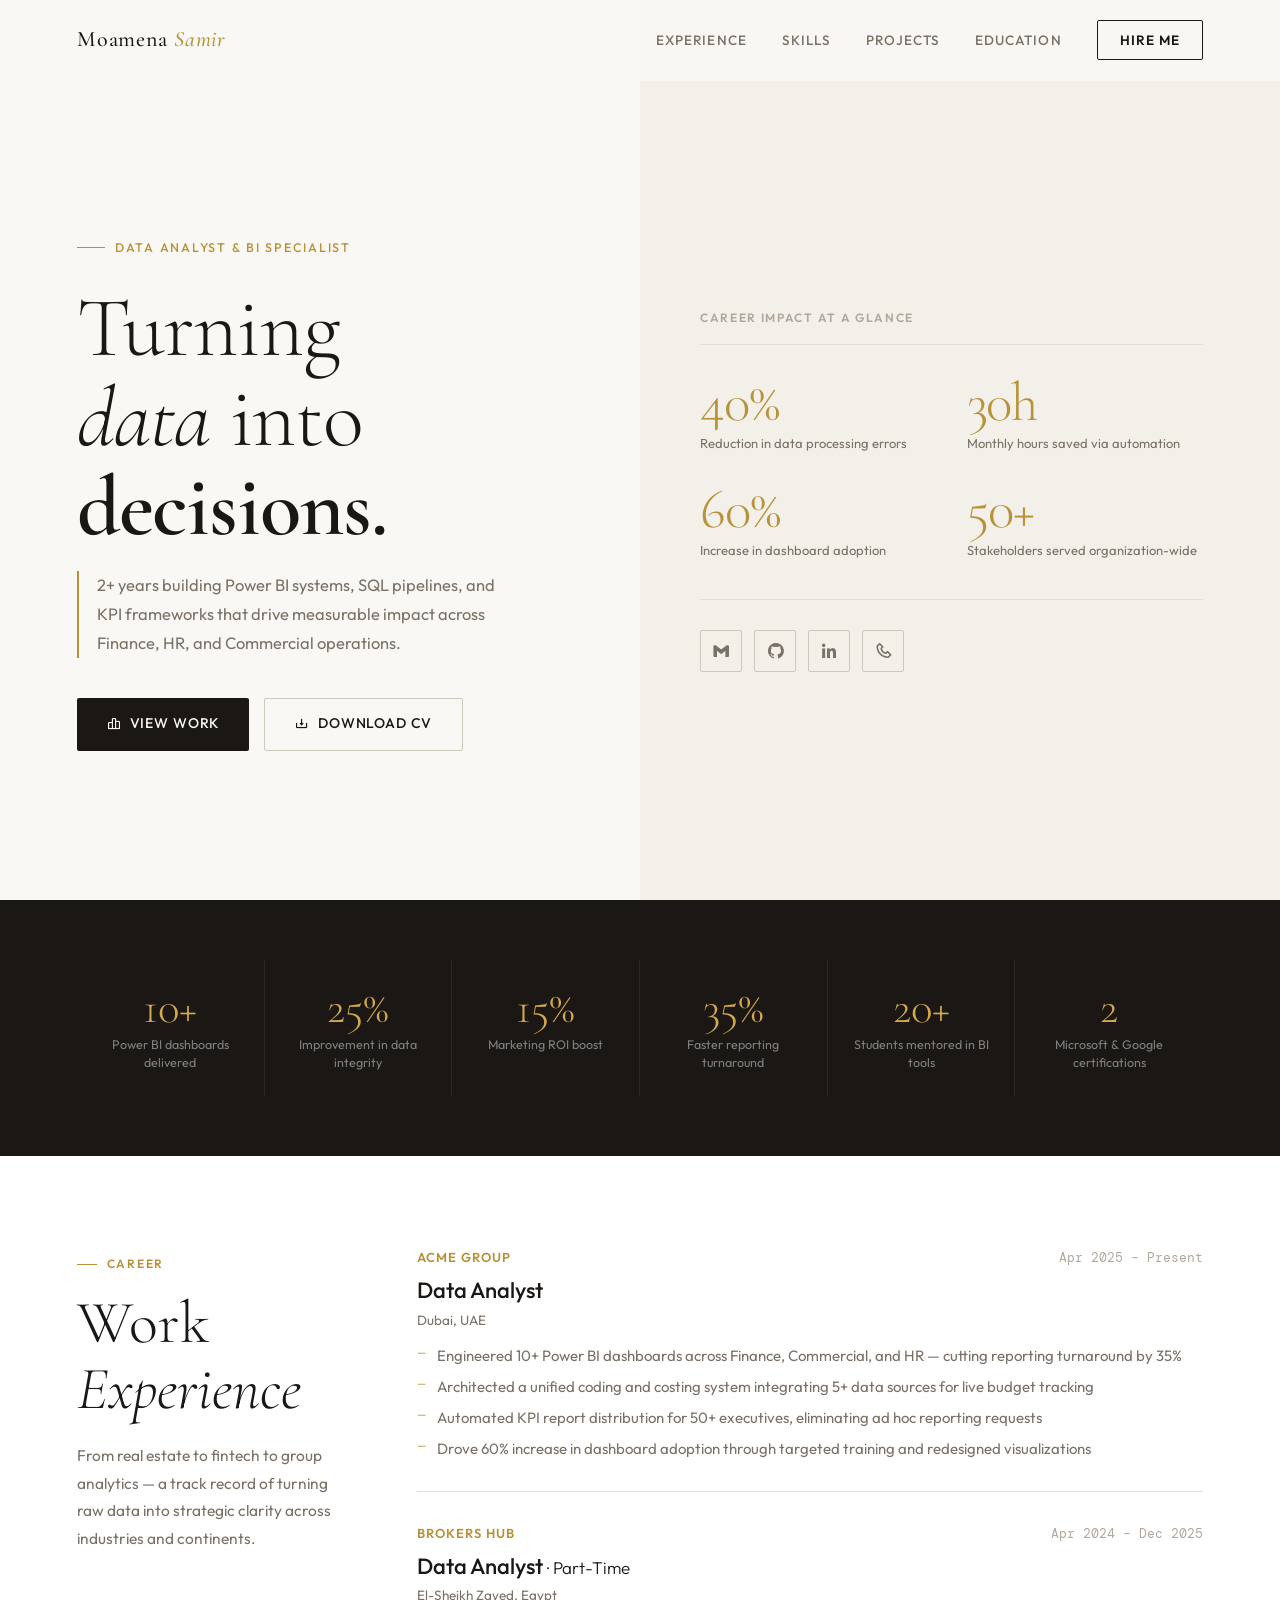
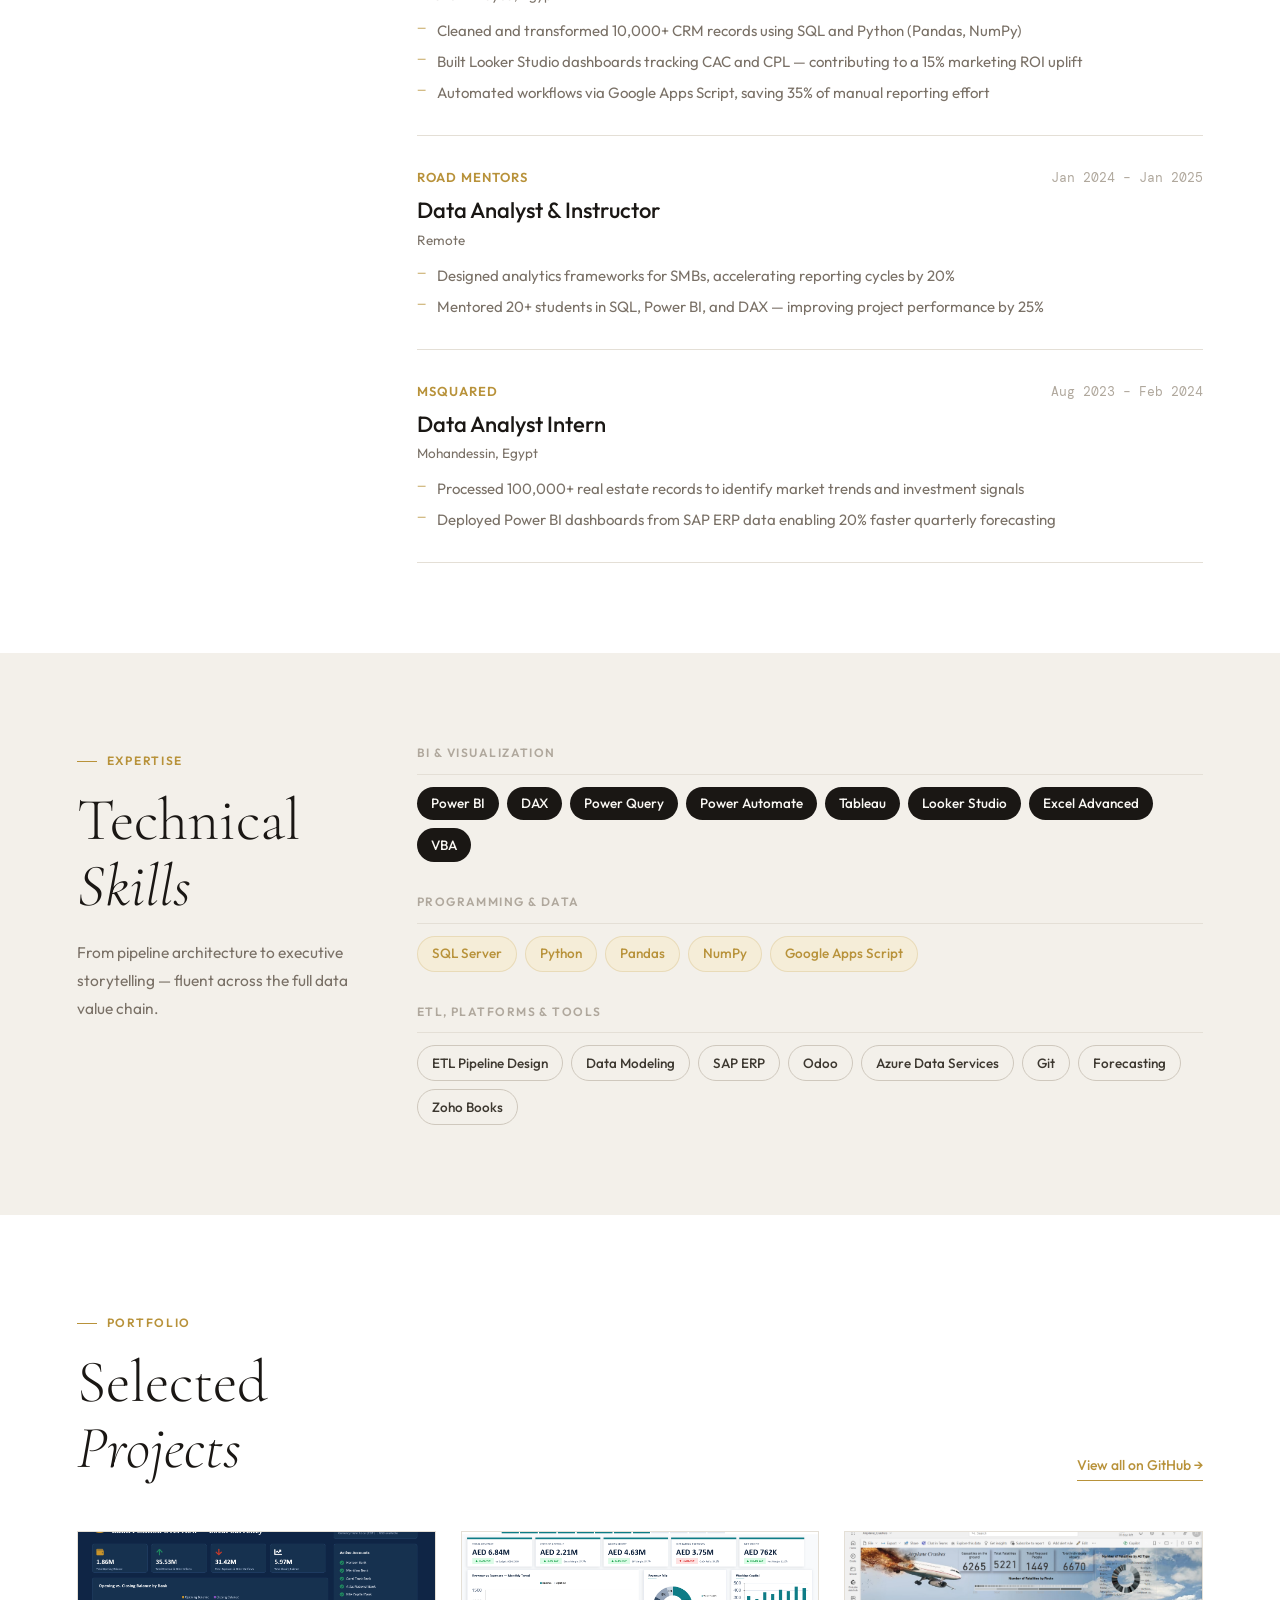
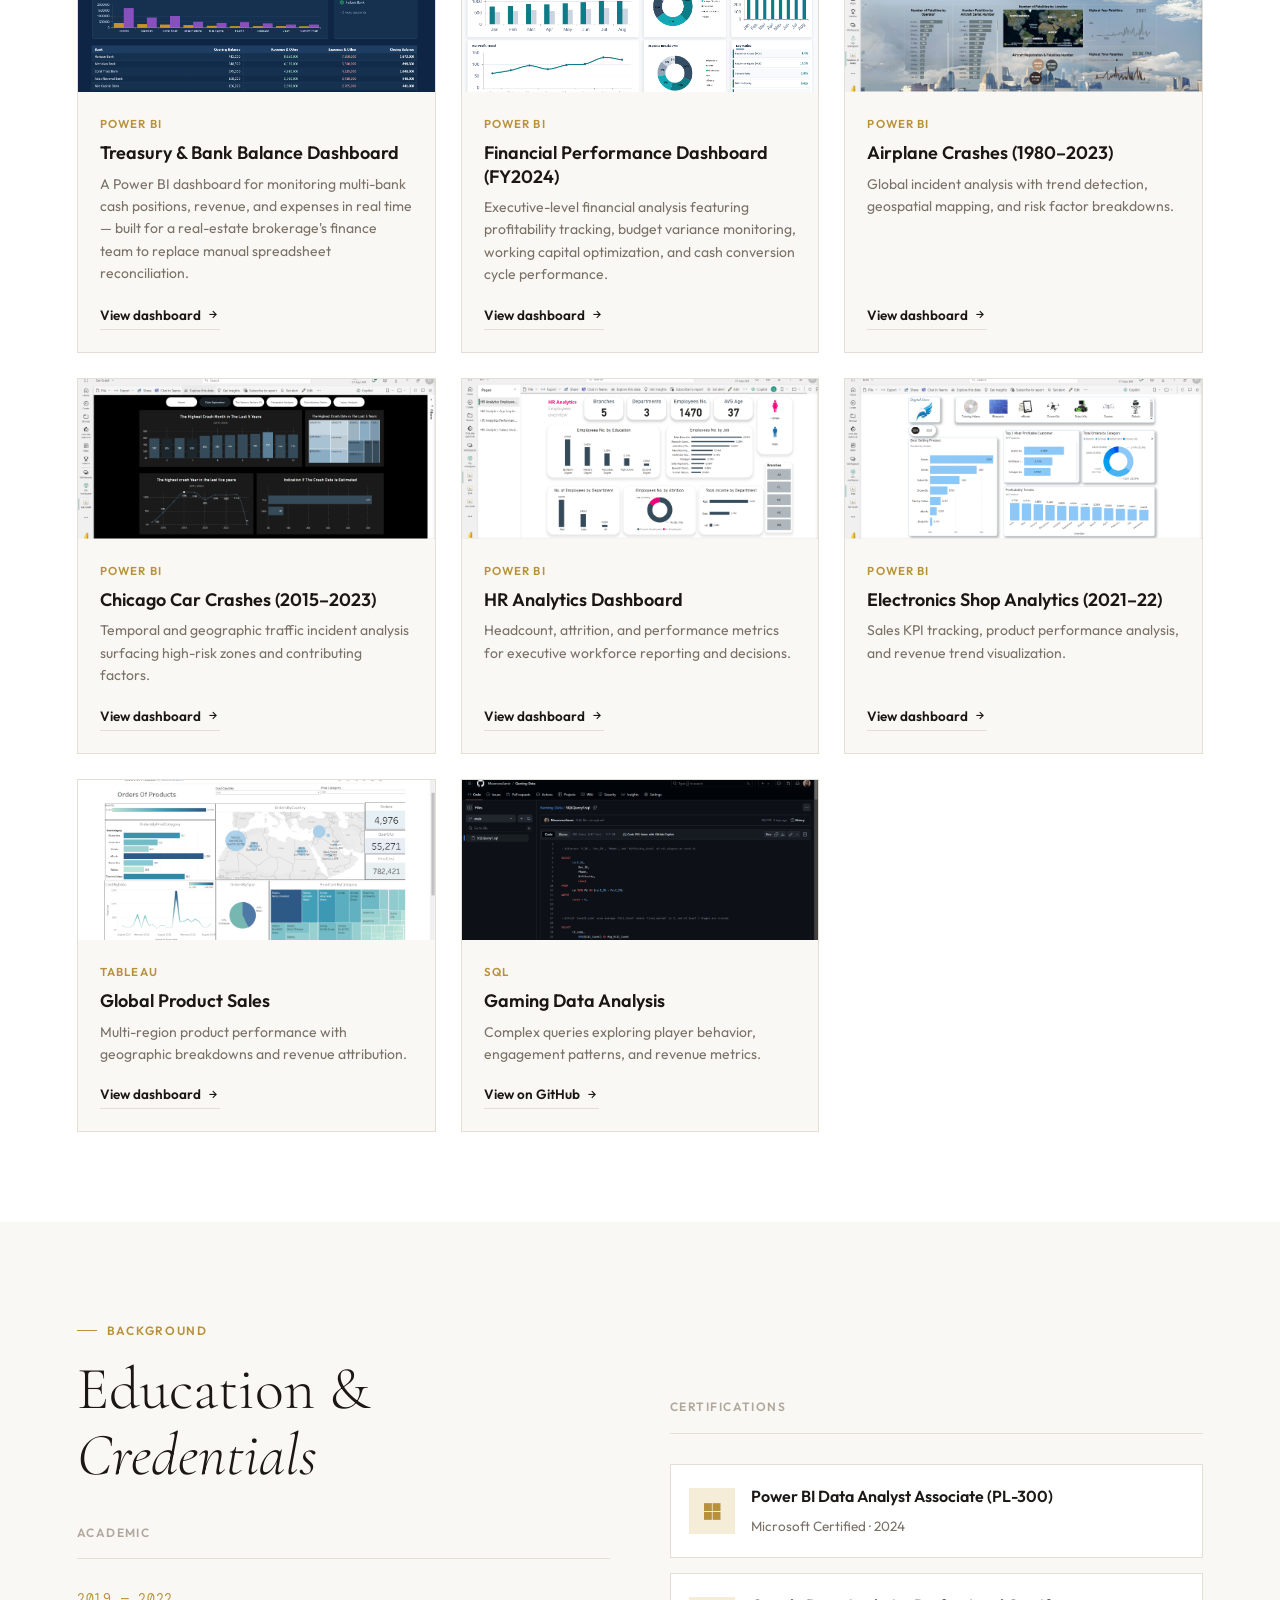
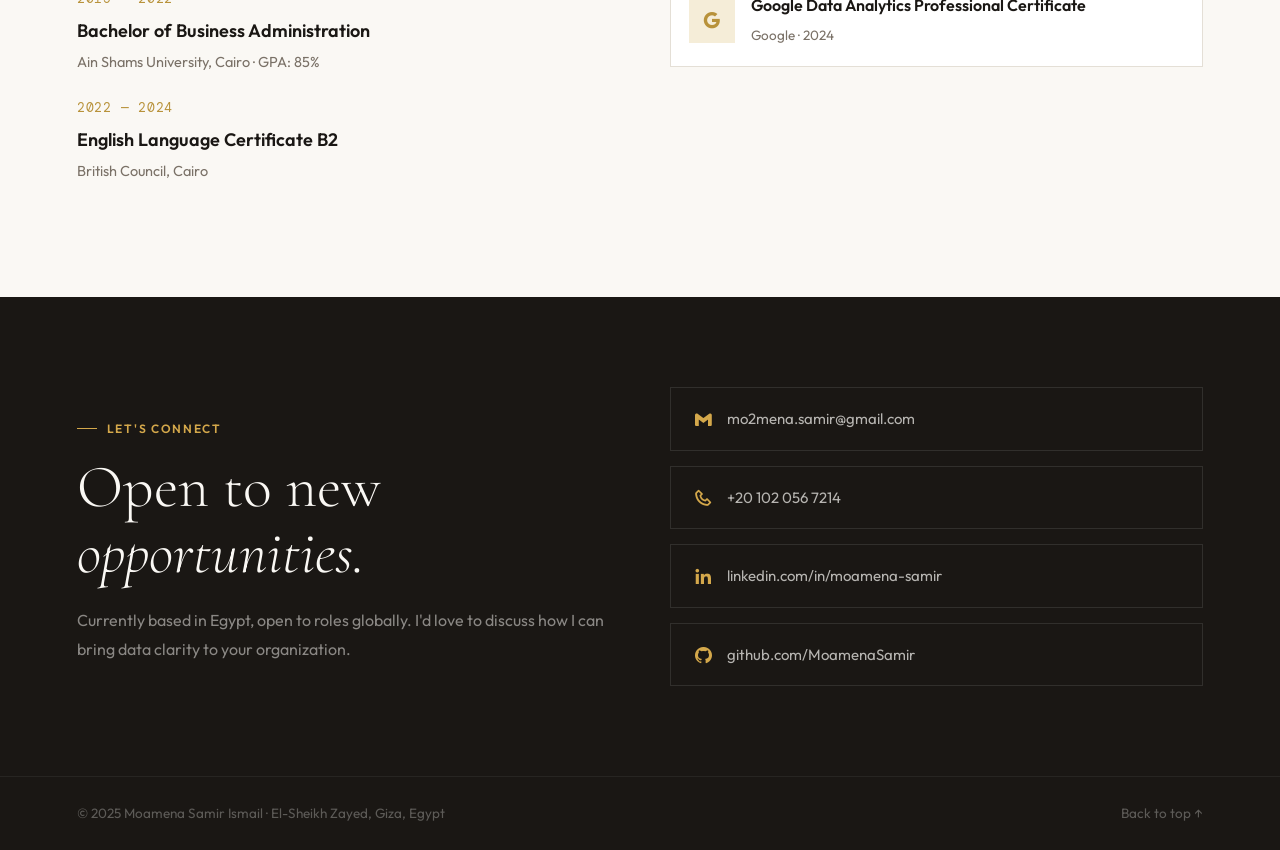
<file: index.html>
<!DOCTYPE html>
<html lang="en">
<head>
<meta charset="UTF-8">
<meta name="viewport" content="width=device-width, initial-scale=1.0">
<title>Moamena Samir — Data Analyst</title>
<link rel="preconnect" href="https://fonts.googleapis.com">
<link href="https://fonts.googleapis.com/css2?family=Cormorant+Garamond:ital,wght@0,300;0,400;0,500;0,600;1,300;1,400&family=Outfit:wght@300;400;500;600&family=DM+Mono:wght@400&display=swap" rel="stylesheet">
<link href="https://unpkg.com/boxicons@2.1.4/css/boxicons.min.css" rel="stylesheet">
<style>
*,*::before,*::after{margin:0;padding:0;box-sizing:border-box;text-decoration:none;border:none;outline:none;}
:root{
  --cream:#faf8f4;
  --cream2:#f3f0ea;
  --ink:#1a1714;
  --ink2:#3d3830;
  --ink3:#7a7167;
  --ink4:#b0a89d;
  --gold:#b8923a;
  --gold2:#d4a84b;
  --gold-light:#f5edd8;
  --border:#e4dfd6;
  --border2:#cfc8bd;
  --white:#ffffff;
}
html{font-size:62.5%;overflow-x:hidden;scroll-behavior:smooth;}
body{background:var(--cream);color:var(--ink);font-family:'Outfit',sans-serif;font-size:1.6rem;line-height:1.7;}
::-webkit-scrollbar{width:4px;}
::-webkit-scrollbar-track{background:var(--cream);}
::-webkit-scrollbar-thumb{background:var(--border2);}

header{
  position:fixed;top:0;left:0;width:100%;z-index:999;
  padding:2rem 6%;
  display:flex;justify-content:space-between;align-items:center;
  background:rgba(250,248,244,0.92);
  backdrop-filter:blur(16px);
  border-bottom:1px solid transparent;
  transition:border-color .4s;
}
header.scrolled{border-color:var(--border);}
.logo-text{font-family:'Cormorant Garamond',serif;font-size:2.2rem;font-weight:500;letter-spacing:.04em;color:var(--ink);}
.logo-text em{font-style:italic;color:var(--gold);}
nav{display:flex;gap:3.5rem;align-items:center;}
nav a{font-size:1.35rem;font-weight:500;letter-spacing:.08em;text-transform:uppercase;color:var(--ink3);transition:color .2s;}
nav a:hover{color:var(--ink);}
.nav-hire{padding:.75rem 2.2rem;border:1px solid var(--ink);border-radius:2px;font-size:1.35rem;font-weight:600;letter-spacing:.08em;text-transform:uppercase;color:var(--ink);transition:background .2s,color .2s;}
.nav-hire:hover{background:var(--ink);color:var(--cream);}
#menu-icon{display:none;font-size:2.8rem;color:var(--ink);cursor:pointer;}

#home{
  min-height:100vh;
  display:grid;grid-template-columns:1fr 1fr;
  padding:0 6%;padding-top:8rem;
  gap:4rem;align-items:center;
  background:var(--cream);position:relative;
}
#home::after{content:'';position:absolute;top:0;right:0;width:50%;height:100%;background:var(--cream2);z-index:0;}
.hero-left{position:relative;z-index:1;}
.hero-eyebrow{display:inline-flex;align-items:center;gap:1rem;font-size:1.25rem;font-weight:500;letter-spacing:.14em;text-transform:uppercase;color:var(--gold);margin-bottom:2.5rem;}
.hero-eyebrow::before{content:'';display:block;width:28px;height:1px;background:var(--gold);}
.hero-left h1{font-family:'Cormorant Garamond',serif;font-size:clamp(5rem,7vw,8.5rem);font-weight:300;line-height:1.05;letter-spacing:-.01em;color:var(--ink);margin-bottom:2rem;}
.hero-left h1 em{font-style:italic;font-weight:300;}
.hero-left h1 strong{font-weight:600;display:block;}
.hero-subtitle{font-size:1.65rem;color:var(--ink3);font-weight:400;max-width:44rem;line-height:1.75;margin-bottom:4rem;border-left:2px solid var(--gold);padding-left:1.8rem;}
.hero-actions{display:flex;gap:1.5rem;flex-wrap:wrap;}
.btn-dark{display:inline-flex;align-items:center;gap:.8rem;padding:1.35rem 3rem;background:var(--ink);color:var(--cream);font-size:1.4rem;font-weight:500;letter-spacing:.06em;text-transform:uppercase;border-radius:2px;transition:background .2s;}
.btn-dark:hover{background:var(--ink2);}
.btn-ghost{display:inline-flex;align-items:center;gap:.8rem;padding:1.35rem 3rem;background:transparent;color:var(--ink);border:1px solid var(--border2);font-size:1.4rem;font-weight:500;letter-spacing:.06em;text-transform:uppercase;border-radius:2px;transition:border-color .2s,color .2s;}
.btn-ghost:hover{border-color:var(--ink);color:var(--ink);}
.hero-right{position:relative;z-index:1;display:flex;flex-direction:column;justify-content:center;padding:4rem 0 4rem 4rem;}
.hero-stats-title{font-size:1.2rem;font-weight:600;letter-spacing:.14em;text-transform:uppercase;color:var(--ink4);margin-bottom:3rem;padding-bottom:1.5rem;border-bottom:1px solid var(--border);}
.hero-stats{display:grid;grid-template-columns:1fr 1fr;gap:3rem;}
.hero-stat .num{font-family:'Cormorant Garamond',serif;font-size:5.5rem;font-weight:300;color:var(--gold);line-height:1;letter-spacing:-.02em;display:block;}
.hero-stat .label{font-size:1.3rem;color:var(--ink3);margin-top:.4rem;line-height:1.4;}
.hero-socials{display:flex;gap:1.2rem;margin-top:4rem;padding-top:3rem;border-top:1px solid var(--border);}
.hero-socials a{width:42px;height:42px;display:flex;align-items:center;justify-content:center;border:1px solid var(--border2);color:var(--ink3);font-size:1.9rem;border-radius:2px;transition:border-color .2s,color .2s;}
.hero-socials a:hover{border-color:var(--gold);color:var(--gold);}

section{padding:9rem 6%;}
.section-tag{display:inline-flex;align-items:center;gap:1rem;font-size:1.2rem;font-weight:600;letter-spacing:.14em;text-transform:uppercase;color:var(--gold);margin-bottom:1.5rem;}
.section-tag::before{content:'';display:block;width:20px;height:1px;background:var(--gold);}
.section-heading{font-family:'Cormorant Garamond',serif;font-size:clamp(3.5rem,5vw,6rem);font-weight:300;line-height:1.1;color:var(--ink);}
.section-heading em{font-style:italic;}

#impact{background:var(--ink);padding:6rem 6%;display:grid;grid-template-columns:repeat(6,1fr);gap:0;}
.impact-item{padding:2.5rem;border-right:1px solid rgba(255,255,255,.08);text-align:center;}
.impact-item:last-child{border-right:none;}
.impact-item .n{font-family:'Cormorant Garamond',serif;font-size:4.5rem;font-weight:300;color:var(--gold2);line-height:1;display:block;}
.impact-item .l{font-size:1.25rem;color:rgba(255,255,255,.45);margin-top:.6rem;line-height:1.4;}

#experience{background:var(--white);}
.exp-layout{display:grid;grid-template-columns:28rem 1fr;gap:6rem;align-items:start;}
.exp-sidebar p{font-size:1.55rem;color:var(--ink3);line-height:1.8;margin-top:2rem;}
.exp-entry{padding:3rem 0;border-bottom:1px solid var(--border);}
.exp-entry:first-child{padding-top:0;}
.exp-meta-row{display:flex;align-items:baseline;justify-content:space-between;flex-wrap:wrap;gap:.8rem;margin-bottom:.8rem;}
.exp-company{font-size:1.3rem;font-weight:600;letter-spacing:.08em;text-transform:uppercase;color:var(--gold);}
.exp-period{font-size:1.3rem;color:var(--ink4);font-family:'DM Mono',monospace;}
.exp-role{font-size:2.2rem;font-weight:500;color:var(--ink);line-height:1.25;margin-bottom:.4rem;}
.exp-loc{font-size:1.35rem;color:var(--ink3);margin-bottom:1.2rem;}
.exp-points{list-style:none;display:flex;flex-direction:column;gap:.7rem;}
.exp-points li{font-size:1.5rem;color:var(--ink3);padding-left:2rem;position:relative;line-height:1.6;}
.exp-points li::before{content:'—';position:absolute;left:0;color:var(--gold);font-size:1.1rem;}

#skills{background:var(--cream2);}
.skills-intro{display:grid;grid-template-columns:28rem 1fr;gap:6rem;}
.skills-intro-text p{font-size:1.55rem;color:var(--ink3);line-height:1.8;margin-top:2rem;}
.skills-groups{display:flex;flex-direction:column;gap:3rem;}
.skill-group-label{font-size:1.2rem;font-weight:600;letter-spacing:.12em;text-transform:uppercase;color:var(--ink4);margin-bottom:1.2rem;padding-bottom:1rem;border-bottom:1px solid var(--border);}
.skill-pills{display:flex;flex-wrap:wrap;gap:.8rem;}
.pill{padding:.55rem 1.4rem;border-radius:30px;font-size:1.35rem;font-weight:500;}
.pill-ink{background:var(--ink);color:var(--cream);}
.pill-gold{background:var(--gold-light);color:var(--gold);border:1px solid rgba(184,146,58,.2);}
.pill-border{background:transparent;color:var(--ink2);border:1px solid var(--border2);}

#projects{background:var(--white);}
.projects-header{display:flex;justify-content:space-between;align-items:flex-end;margin-bottom:5rem;flex-wrap:wrap;gap:2rem;}
.projects-header a{font-size:1.4rem;font-weight:500;color:var(--gold);border-bottom:1px solid currentColor;padding-bottom:2px;}
.projects-grid{display:grid;grid-template-columns:repeat(3,1fr);gap:2.5rem;}
.proj-card{background:var(--cream);border:1px solid var(--border);overflow:hidden;display:flex;flex-direction:column;transition:transform .3s,box-shadow .3s,border-color .3s;}
.proj-card:hover{transform:translateY(-6px);box-shadow:0 20px 50px rgba(26,23,20,.08);border-color:var(--border2);}
.proj-img{height:16rem;overflow:hidden;background:var(--cream2);}
.proj-img img{width:100%;height:100%;object-fit:cover;transition:transform .5s;display:block;}
.proj-card:hover .proj-img img{transform:scale(1.06);}
.proj-no-img{width:100%;height:100%;display:flex;align-items:center;justify-content:center;}
.proj-no-img i{font-size:4rem;color:var(--border2);}
.proj-body{padding:2.2rem;flex:1;display:flex;flex-direction:column;}
.proj-tag{font-size:1.15rem;font-weight:600;letter-spacing:.1em;text-transform:uppercase;color:var(--gold);margin-bottom:.8rem;}
.proj-title{font-size:1.8rem;font-weight:600;color:var(--ink);line-height:1.3;margin-bottom:.8rem;}
.proj-desc{font-size:1.4rem;color:var(--ink3);line-height:1.6;flex:1;}
.proj-link{display:inline-flex;align-items:center;gap:.5rem;margin-top:1.8rem;font-size:1.35rem;font-weight:600;color:var(--ink);border-bottom:1px solid var(--border);padding-bottom:2px;width:fit-content;transition:color .2s,border-color .2s;}
.proj-link:hover{color:var(--gold);border-color:var(--gold);}

#education{background:var(--cream);}
.edu-layout{display:grid;grid-template-columns:1fr 1fr;gap:6rem;}
.edu-col-label{font-size:1.2rem;font-weight:600;letter-spacing:.12em;text-transform:uppercase;color:var(--ink4);margin-bottom:3rem;padding-bottom:1.5rem;border-bottom:1px solid var(--border);}
.edu-entry{margin-bottom:2.5rem;}
.edu-entry .yr{font-family:'DM Mono',monospace;font-size:1.25rem;color:var(--gold);margin-bottom:.5rem;letter-spacing:.06em;}
.edu-entry h4{font-size:1.8rem;font-weight:600;color:var(--ink);margin-bottom:.4rem;}
.edu-entry p{font-size:1.45rem;color:var(--ink3);line-height:1.6;}
.cert-cards{display:flex;flex-direction:column;gap:1.5rem;}
.cert-card{display:flex;align-items:center;gap:1.6rem;padding:1.8rem;background:var(--white);border:1px solid var(--border);}
.cert-icon-wrap{width:46px;height:46px;flex-shrink:0;background:var(--gold-light);display:flex;align-items:center;justify-content:center;font-size:2.2rem;color:var(--gold);}
.cert-text strong{display:block;font-size:1.6rem;font-weight:600;color:var(--ink);margin-bottom:.2rem;}
.cert-text span{font-size:1.35rem;color:var(--ink3);}

#contact{background:var(--ink);padding:9rem 6%;display:grid;grid-template-columns:1fr 1fr;gap:6rem;align-items:center;}
.contact-left .section-tag{color:var(--gold2);}
.contact-left .section-tag::before{background:var(--gold2);}
.contact-left .section-heading{color:var(--cream);}
.contact-left p{font-size:1.6rem;color:rgba(250,248,244,.5);line-height:1.8;margin-top:2rem;}
.contact-right{display:flex;flex-direction:column;gap:1.5rem;}
.contact-link{display:flex;align-items:center;gap:1.4rem;padding:1.8rem 2.2rem;border:1px solid rgba(255,255,255,.1);color:rgba(250,248,244,.7);font-size:1.5rem;transition:border-color .2s,color .2s,background .2s;}
.contact-link i{font-size:2rem;color:var(--gold2);}
.contact-link:hover{border-color:var(--gold2);color:var(--cream);background:rgba(212,168,75,.06);}
footer{background:var(--ink);padding:2.5rem 6%;border-top:1px solid rgba(255,255,255,.06);display:flex;justify-content:space-between;align-items:center;flex-wrap:wrap;gap:1rem;}
footer p,footer a{font-size:1.35rem;color:rgba(250,248,244,.3);}
footer a{transition:color .2s;}
footer a:hover{color:var(--gold2);}

@media(max-width:1100px){
  #home{grid-template-columns:1fr;}
  #home::after{display:none;}
  .hero-right{padding:3rem 0 0;}
  .exp-layout,.skills-intro{grid-template-columns:1fr;}
  #contact{grid-template-columns:1fr;}
  .projects-grid{grid-template-columns:repeat(2,1fr);}
  #impact{grid-template-columns:repeat(3,1fr);}
  .impact-item:nth-child(3){border-right:none;}
}
@media(max-width:768px){
  nav{display:none;}
  nav.open{display:flex;flex-direction:column;gap:1.5rem;position:absolute;top:100%;left:0;width:100%;background:var(--cream);padding:2.5rem 6%;border-bottom:1px solid var(--border);}
  #menu-icon{display:block;}
  section{padding:6rem 5%;}
  header{padding:1.8rem 5%;}
  .edu-layout{grid-template-columns:1fr;}
  .projects-grid{grid-template-columns:1fr;}
  #impact{grid-template-columns:repeat(2,1fr);}
}
@media(max-width:480px){
  .hero-actions{flex-direction:column;}
  .hero-stats{grid-template-columns:1fr 1fr;}
}
@keyframes fadeUp{from{opacity:0;transform:translateY(20px);}to{opacity:1;transform:translateY(0);}}
.hero-eyebrow{animation:fadeUp .6s ease both;}
.hero-left h1{animation:fadeUp .7s .1s ease both;}
.hero-subtitle{animation:fadeUp .7s .2s ease both;}
.hero-actions{animation:fadeUp .7s .3s ease both;}
.hero-right{animation:fadeUp .8s .2s ease both;}
</style>
</head>
<body>

<header id="header">
  <div class="logo-text">Moamena <em>Samir</em></div>
  <div id="menu-icon" class="bx bx-menu"></div>
  <nav id="navbar">
    <a href="#experience">Experience</a>
    <a href="#skills">Skills</a>
    <a href="#projects">Projects</a>
    <a href="#education">Education</a>
    <a href="mailto:mo2mena.samir@gmail.com" class="nav-hire">Hire Me</a>
  </nav>
</header>

<section id="home">
  <div class="hero-left">
    <div class="hero-eyebrow">Data Analyst &amp; BI Specialist</div>
    <h1>Turning<br><em>data</em> into<br><strong>decisions.</strong></h1>
    <p class="hero-subtitle">2+ years building Power BI systems, SQL pipelines, and KPI frameworks that drive measurable impact across Finance, HR, and Commercial operations.</p>
    <div class="hero-actions">
      <a href="#projects" class="btn-dark"><i class='bx bx-bar-chart-alt-2'></i> View Work</a>
      <a href="https://docs.google.com/document/d/1f6-chyJKZBsNmY63_5_Of3LvBED4Wcr9/edit?usp=sharing&ouid=106576200299528256069&rtpof=true&sd=true" target="_blank" class="btn-ghost"><i class='bx bx-download'></i> Download CV</a>
    </div>
  </div>
  <div class="hero-right">
    <div class="hero-stats-title">Career Impact at a Glance</div>
    <div class="hero-stats">
      <div class="hero-stat"><span class="num">40%</span><div class="label">Reduction in data processing errors</div></div>
      <div class="hero-stat"><span class="num">30h</span><div class="label">Monthly hours saved via automation</div></div>
      <div class="hero-stat"><span class="num">60%</span><div class="label">Increase in dashboard adoption</div></div>
      <div class="hero-stat"><span class="num">50+</span><div class="label">Stakeholders served organization-wide</div></div>
    </div>
    <div class="hero-socials">
      <a href="mailto:mo2mena.samir@gmail.com" title="Email"><i class='bx bxl-gmail'></i></a>
      <a href="https://github.com/MoamenaSamir" target="_blank" title="GitHub"><i class='bx bxl-github'></i></a>
      <a href="https://www.linkedin.com/in/moamena-samir-12b2a61b3/" target="_blank" title="LinkedIn"><i class='bx bxl-linkedin'></i></a>
      <a href="tel:+201020567214" title="Phone"><i class='bx bx-phone'></i></a>
    </div>
  </div>
</section>

<div id="impact">
  <div class="impact-item"><span class="n">10+</span><div class="l">Power BI dashboards delivered</div></div>
  <div class="impact-item"><span class="n">25%</span><div class="l">Improvement in data integrity</div></div>
  <div class="impact-item"><span class="n">15%</span><div class="l">Marketing ROI boost</div></div>
  <div class="impact-item"><span class="n">35%</span><div class="l">Faster reporting turnaround</div></div>
  <div class="impact-item"><span class="n">20+</span><div class="l">Students mentored in BI tools</div></div>
  <div class="impact-item"><span class="n">2</span><div class="l">Microsoft &amp; Google certifications</div></div>
</div>

<section id="experience">
  <div class="exp-layout">
    <div class="exp-sidebar">
      <div class="section-tag">Career</div>
      <div class="section-heading">Work<br><em>Experience</em></div>
      <p>From real estate to fintech to group analytics — a track record of turning raw data into strategic clarity across industries and continents.</p>
    </div>
    <div class="exp-list">
      <div class="exp-entry">
        <div class="exp-meta-row"><span class="exp-company">ACME Group</span><span class="exp-period">Apr 2025 – Present</span></div>
        <div class="exp-role">Data Analyst</div>
        <div class="exp-loc">Dubai, UAE</div>
        <ul class="exp-points">
          <li>Engineered 10+ Power BI dashboards across Finance, Commercial, and HR — cutting reporting turnaround by 35%</li>
          <li>Architected a unified coding and costing system integrating 5+ data sources for live budget tracking</li>
          <li>Automated KPI report distribution for 50+ executives, eliminating ad hoc reporting requests</li>
          <li>Drove 60% increase in dashboard adoption through targeted training and redesigned visualizations</li>
        </ul>
      </div>
      <div class="exp-entry">
        <div class="exp-meta-row"><span class="exp-company">Brokers Hub</span><span class="exp-period">Apr 2024 – Dec 2025</span></div>
        <div class="exp-role">Data Analyst <span style="font-weight:300;font-size:1.7rem;">· Part-Time</span></div>
        <div class="exp-loc">El-Sheikh Zayed, Egypt</div>
        <ul class="exp-points">
          <li>Cleaned and transformed 10,000+ CRM records using SQL and Python (Pandas, NumPy)</li>
          <li>Built Looker Studio dashboards tracking CAC and CPL — contributing to a 15% marketing ROI uplift</li>
          <li>Automated workflows via Google Apps Script, saving 35% of manual reporting effort</li>
        </ul>
      </div>
      <div class="exp-entry">
        <div class="exp-meta-row"><span class="exp-company">Road Mentors</span><span class="exp-period">Jan 2024 – Jan 2025</span></div>
        <div class="exp-role">Data Analyst &amp; Instructor</div>
        <div class="exp-loc">Remote</div>
        <ul class="exp-points">
          <li>Designed analytics frameworks for SMBs, accelerating reporting cycles by 20%</li>
          <li>Mentored 20+ students in SQL, Power BI, and DAX — improving project performance by 25%</li>
        </ul>
      </div>
      <div class="exp-entry">
        <div class="exp-meta-row"><span class="exp-company">MSquared</span><span class="exp-period">Aug 2023 – Feb 2024</span></div>
        <div class="exp-role">Data Analyst Intern</div>
        <div class="exp-loc">Mohandessin, Egypt</div>
        <ul class="exp-points">
          <li>Processed 100,000+ real estate records to identify market trends and investment signals</li>
          <li>Deployed Power BI dashboards from SAP ERP data enabling 20% faster quarterly forecasting</li>
        </ul>
      </div>
    </div>
  </div>
</section>

<section id="skills">
  <div class="skills-intro">
    <div class="skills-intro-text">
      <div class="section-tag">Expertise</div>
      <div class="section-heading">Technical<br><em>Skills</em></div>
      <p>From pipeline architecture to executive storytelling — fluent across the full data value chain.</p>
    </div>
    <div class="skills-groups">
      <div class="skill-group">
        <div class="skill-group-label">BI &amp; Visualization</div>
        <div class="skill-pills">
          <span class="pill pill-ink">Power BI</span><span class="pill pill-ink">DAX</span><span class="pill pill-ink">Power Query</span><span class="pill pill-ink">Power Automate</span><span class="pill pill-ink">Tableau</span><span class="pill pill-ink">Looker Studio</span><span class="pill pill-ink">Excel Advanced</span><span class="pill pill-ink">VBA</span>
        </div>
      </div>
      <div class="skill-group">
        <div class="skill-group-label">Programming &amp; Data</div>
        <div class="skill-pills">
          <span class="pill pill-gold">SQL Server</span><span class="pill pill-gold">Python</span><span class="pill pill-gold">Pandas</span><span class="pill pill-gold">NumPy</span><span class="pill pill-gold">Google Apps Script</span>
        </div>
      </div>
      <div class="skill-group">
        <div class="skill-group-label">ETL, Platforms &amp; Tools</div>
        <div class="skill-pills">
          <span class="pill pill-border">ETL Pipeline Design</span><span class="pill pill-border">Data Modeling</span><span class="pill pill-border">SAP ERP</span><span class="pill pill-border">Odoo</span><span class="pill pill-border">Azure Data Services</span><span class="pill pill-border">Git</span><span class="pill pill-border">Forecasting</span><span class="pill pill-border">Zoho Books</span>
        </div>
      </div>
    </div>
  </div>
</section>

<section id="projects">
  <div class="projects-header">
    <div>
      <div class="section-tag">Portfolio</div>
      <div class="section-heading">Selected<br><em>Projects</em></div>
    </div>
    <a href="https://github.com/MoamenaSamir" target="_blank">View all on GitHub →</a>
  </div>
  <div class="projects-grid">

        <div class="proj-card">
      <div class="proj-img"><img src="images/Bank Position.png" alt="Treasury_Dashboard" onerror="this.parentElement.innerHTML='<div class=\'proj-no-img\'><i class=\'bx bx-bar-chart-alt-2\'></i></div>'"></div>
      <div class="proj-body">
        <div class="proj-tag">Power BI</div>
        <div class="proj-title">Treasury & Bank Balance Dashboard</div>
        <p class="proj-desc">A Power BI dashboard for monitoring multi-bank cash positions, revenue, and expenses in real time — built for a real-estate brokerage's finance team to replace manual spreadsheet reconciliation.</p>
        <a href="https://github.com/MoamenaSamir/Treasury_Dashboard/tree/main" target="_blank" class="proj-link">View dashboard <i class='bx bx-right-arrow-alt'></i></a>
      </div>
    </div>

    <div class="proj-card">
      <div class="proj-img"><img src="images/AquaFlow.png" alt="AquaFlow_Financial_Dashboard" onerror="this.parentElement.innerHTML='<div class=\'proj-no-img\'><i class=\'bx bx-bar-chart-alt-2\'></i></div>'"></div>
      <div class="proj-body">
        <div class="proj-tag">Power BI</div>
        <div class="proj-title">Financial Performance Dashboard (FY2024)</div>
        <p class="proj-desc">Executive-level financial analysis featuring profitability tracking, budget variance monitoring, working capital optimization, and cash conversion cycle performance.</p>
        <a href="https://github.com/MoamenaSamir/AquaFlow_Financial_Dashboard" target="_blank" class="proj-link">View dashboard <i class='bx bx-right-arrow-alt'></i></a>
      </div>
    </div>
    
    <div class="proj-card">
      <div class="proj-img"><img src="images/Airplane Crashes.png" alt="Airplane Crashes" onerror="this.parentElement.innerHTML='<div class=\'proj-no-img\'><i class=\'bx bx-bar-chart-alt-2\'></i></div>'"></div>
      <div class="proj-body">
        <div class="proj-tag">Power BI</div>
        <div class="proj-title">Airplane Crashes (1980–2023)</div>
        <p class="proj-desc">Global incident analysis with trend detection, geospatial mapping, and risk factor breakdowns.</p>
        <a href="https://app.powerbi.com/view?r=eyJrIjoiMTMyNmMzZDItYjIzMi00YzVjLWIyNTAtMjIzZDgyODRkMzkyIiwidCI6IjU4NzQyZWZiLTU0YTYtNGFhNS05YmYyLWU2MmI5Y2UwMGVlZiJ9" target="_blank" class="proj-link">View dashboard <i class='bx bx-right-arrow-alt'></i></a>
      </div>
    </div>
    <div class="proj-card">
      <div class="proj-img"><img src="images/Car Crash.png" alt="Car Crash" onerror="this.parentElement.innerHTML='<div class=\'proj-no-img\'><i class=\'bx bx-bar-chart-alt-2\'></i></div>'"></div>
      <div class="proj-body">
        <div class="proj-tag">Power BI</div>
        <div class="proj-title">Chicago Car Crashes (2015–2023)</div>
        <p class="proj-desc">Temporal and geographic traffic incident analysis surfacing high-risk zones and contributing factors.</p>
        <a href="https://app.powerbi.com/groups/me/reports/aac5a972-5bf7-4962-9d0a-3812ebd9f219/ReportSectionda81ce80c0d133b09422?experience=power-bi" target="_blank" class="proj-link">View dashboard <i class='bx bx-right-arrow-alt'></i></a>
      </div>
    </div>
    <div class="proj-card">
      <div class="proj-img"><img src="images/HR.png" alt="HR Dashboard" onerror="this.parentElement.innerHTML='<div class=\'proj-no-img\'><i class=\'bx bx-group\'></i></div>'"></div>
      <div class="proj-body">
        <div class="proj-tag">Power BI</div>
        <div class="proj-title">HR Analytics Dashboard</div>
        <p class="proj-desc">Headcount, attrition, and performance metrics for executive workforce reporting and decisions.</p>
        <a href="https://app.powerbi.com/groups/b8ea84ec-316a-4c94-a36a-9904f1daa432/reports/a9eea1a8-934e-453d-8416-8a2db43dfea5/ReportSection?experience=power-bi" target="_blank" class="proj-link">View dashboard <i class='bx bx-right-arrow-alt'></i></a>
      </div>
    </div>
    <div class="proj-card">
      <div class="proj-img"><img src="images/Sales.png" alt="Sales" onerror="this.parentElement.innerHTML='<div class=\'proj-no-img\'><i class=\'bx bx-trending-up\'></i></div>'"></div>
      <div class="proj-body">
        <div class="proj-tag">Power BI</div>
        <div class="proj-title">Electronics Shop Analytics (2021–22)</div>
        <p class="proj-desc">Sales KPI tracking, product performance analysis, and revenue trend visualization.</p>
        <a href="https://app.powerbi.com/groups/b8ea84ec-316a-4c94-a36a-9904f1daa432/reports/cac3634a-7584-4855-9eca-a013e3efb55e/ReportSection?experience=power-bi" target="_blank" class="proj-link">View dashboard <i class='bx bx-right-arrow-alt'></i></a>
      </div>
    </div>
    <div class="proj-card">
      <div class="proj-img"><img src="images/Global product.png" alt="Global Product" onerror="this.parentElement.innerHTML='<div class=\'proj-no-img\'><i class=\'bx bx-globe\'></i></div>'"></div>
      <div class="proj-body">
        <div class="proj-tag">Tableau</div>
        <div class="proj-title">Global Product Sales</div>
        <p class="proj-desc">Multi-region product performance with geographic breakdowns and revenue attribution.</p>
        <a href="https://public.tableau.com/app/profile/moamena.samir8558/viz/OrdersOfProducts/Dashboard1" target="_blank" class="proj-link">View dashboard <i class='bx bx-right-arrow-alt'></i></a>
      </div>
    </div>
    <div class="proj-card">
      <div class="proj-img"><img src="images/SQL.png" alt="SQL" onerror="this.parentElement.innerHTML='<div class=\'proj-no-img\'><i class=\'bx bx-data\'></i></div>'"></div>
      <div class="proj-body">
        <div class="proj-tag">SQL</div>
        <div class="proj-title">Gaming Data Analysis</div>
        <p class="proj-desc">Complex queries exploring player behavior, engagement patterns, and revenue metrics.</p>
        <a href="https://github.com/MoamenaSamir/Gaming-Data/blob/main/SQLQuery1.sql" target="_blank" class="proj-link">View on GitHub <i class='bx bx-right-arrow-alt'></i></a>
      </div>
    </div>
  </div>
</section>

<section id="education">
  <div class="edu-layout">
    <div>
      <div class="section-tag">Background</div>
      <div class="section-heading">Education &amp;<br><em>Credentials</em></div>
      <div style="margin-top:3.5rem;">
        <div class="edu-col-label">Academic</div>
        <div class="edu-entry">
          <div class="yr">2019 — 2022</div>
          <h4>Bachelor of Business Administration</h4>
          <p>Ain Shams University, Cairo · GPA: 85%</p>
        </div>
        <div class="edu-entry">
          <div class="yr">2022 — 2024</div>
          <h4>English Language Certificate B2</h4>
          <p>British Council, Cairo</p>
        </div>
      </div>
    </div>
    <div style="margin-top:8.5rem;">
      <div class="edu-col-label">Certifications</div>
      <div class="cert-cards">
        <div class="cert-card">
          <div class="cert-icon-wrap"><i class='bx bxl-microsoft'></i></div>
          <div class="cert-text"><strong>Power BI Data Analyst Associate (PL-300)</strong><span>Microsoft Certified · 2024</span></div>
        </div>
        <div class="cert-card">
          <div class="cert-icon-wrap"><i class='bx bxl-google'></i></div>
          <div class="cert-text"><strong>Google Data Analytics Professional Certificate</strong><span>Google · 2024</span></div>
        </div>
      </div>
    </div>
  </div>
</section>

<section id="contact">
  <div class="contact-left">
    <div class="section-tag">Let's connect</div>
    <div class="section-heading">Open to new<br><em>opportunities.</em></div>
    <p>Currently based in Egypt, open to roles globally. I'd love to discuss how I can bring data clarity to your organization.</p>
  </div>
  <div class="contact-right">
    <a href="mailto:mo2mena.samir@gmail.com" class="contact-link"><i class='bx bxl-gmail'></i> mo2mena.samir@gmail.com</a>
    <a href="tel:+201020567214" class="contact-link"><i class='bx bx-phone'></i> +20 102 056 7214</a>
    <a href="https://www.linkedin.com/in/moamena-samir-12b2a61b3/" target="_blank" class="contact-link"><i class='bx bxl-linkedin'></i> linkedin.com/in/moamena-samir</a>
    <a href="https://github.com/MoamenaSamir" target="_blank" class="contact-link"><i class='bx bxl-github'></i> github.com/MoamenaSamir</a>
  </div>
</section>

<footer>
  <p>© 2025 Moamena Samir Ismail · El-Sheikh Zayed, Giza, Egypt</p>
  <a href="#home">Back to top ↑</a>
</footer>

<script>
const header=document.getElementById('header');
window.addEventListener('scroll',()=>header.classList.toggle('scrolled',scrollY>60));
const mi=document.getElementById('menu-icon'),nb=document.getElementById('navbar');
mi.addEventListener('click',()=>{nb.classList.toggle('open');mi.classList.toggle('bx-x');});
nb.querySelectorAll('a').forEach(a=>a.addEventListener('click',()=>{nb.classList.remove('open');mi.classList.remove('bx-x');}));
const ro=new IntersectionObserver(entries=>{
  entries.forEach(e=>{if(e.isIntersecting){e.target.style.opacity='1';e.target.style.transform='translateY(0)';ro.unobserve(e.target);}});
},{threshold:0.08});
document.querySelectorAll('.exp-entry,.proj-card,.cert-card,.edu-entry,.impact-item,.skill-group').forEach(el=>{
  el.style.cssText='opacity:0;transform:translateY(18px);transition:opacity .55s ease,transform .55s ease;';
  ro.observe(el);
});
</script>
</body>
</html>
</file>
